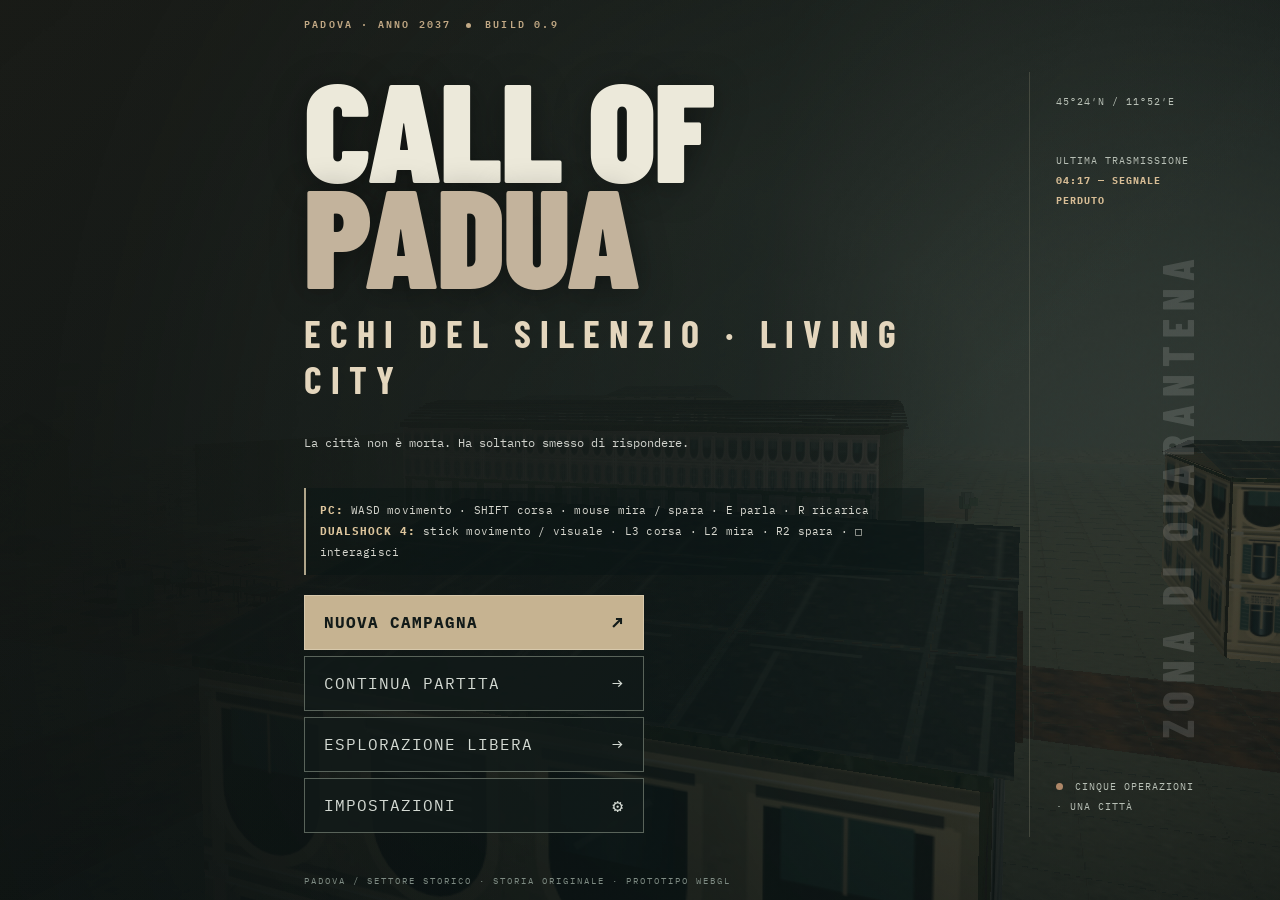
<file: index.html>
<!doctype html>
<html lang="it">
<head>
<meta charset="utf-8"><meta name="viewport" content="width=device-width, initial-scale=1, viewport-fit=cover, user-scalable=no">
<meta name="theme-color" content="#101816"><meta name="description" content="CALL OF PADUA: Echi del Silenzio — avventura FPS open world post-apocalittica nel centro storico di Padova.">
<title>CALL OF PADUA — Echi del Silenzio</title><link rel="stylesheet" href="style.css"><link rel="stylesheet" href="cinematic.css">
</head><body>
<canvas id="world" aria-label="Mondo di gioco tridimensionale"></canvas>
<div id="grain"></div><div id="vignette"></div><div id="hurt"></div>
<div class="overlay" id="mainMenu">
 <div class="menugrad"></div><div class="menuInner"><p class="eyebrow">PADOVA · ANNO 2037 <span class="dot"></span> BUILD 0.9</p>
 <h1>CALL OF<br><span>PADUA</span></h1><div class="subtitle">ECHI DEL SILENZIO · LIVING CITY</div>
 <p class="tagline">La città non è morta. Ha soltanto smesso di rispondere.</p><div class="desktopGuide"><b>PC:</b> WASD movimento · SHIFT corsa · mouse mira / spara · E parla · R ricarica<br><b>DUALSHOCK 4:</b> stick movimento / visuale · L3 corsa · L2 mira · R2 spara · □ interagisci</div>
 <div class="menuActions"><button id="newBtn" class="primary">NUOVA CAMPAGNA <span>↗</span></button><button id="continueBtn">CONTINUA PARTITA <span>→</span></button><button id="exploreBtn">ESPLORAZIONE LIBERA <span>→</span></button><button id="settingsBtn">IMPOSTAZIONI <span>⚙</span></button></div>
 <div class="menuBottom">PADOVA / SETTORE STORICO · STORIA ORIGINALE · PROTOTIPO WEBGL</div></div>
 <aside class="menuAside"><div class="badgeCode">45°24′N / 11°52′E</div><div class="signal">ULTIMA TRASMISSIONE<br><b>04:17 — SEGNALE PERDUTO</b></div><div class="vertical">ZONA DI QUARANTENA</div><div class="indicator"><i></i> CINQUE OPERAZIONI · UNA CITTÀ</div></aside>
</div>
<div class="overlay hidden" id="selectMenu"><div class="panel wide"><button class="back" id="backSelect">← INDIETRO</button><div class="eyebrow">CAPITOLO I · PRIMA DELLA TEMPESTA</div><h2>SCEGLI IL TUO OPERATORE</h2><p class="sub">Quattro sopravvissuti. Quattro classi. Un'unica città. Cinque missioni collegate, equipaggiamenti distinti, alleati e decisioni che cambiano risorse e finale.</p><div class="characters" id="characters">
<button class="character selected" data-char="lea"><div class="characterArt lea"><div class="avatar head"></div><div class="avatar chest"></div><div class="avatar scarf"></div></div><span class="number">01 / RICOGNIZIONE</span><strong>LEA FERRETTI</strong><small>Esploratrice · SMG V9 · corsa più rapida</small><p>Conosce i vicoli meglio delle strade principali.</p></button>
<button class="character" data-char="nico"><div class="characterArt nico"><div class="avatar head"></div><div class="avatar chest"></div><div class="avatar scarf"></div></div><span class="number">02 / RESISTENZA</span><strong>NICO VALENTI</strong><small>Assalto · Carabina M4 · salute rinforzata · tre granate</small><p>Una promessa da mantenere. Un rifugio da difendere.</p></button>
<button class="character" data-char="ada"><div class="characterArt ada"><div class="avatar head"></div><div class="avatar chest"></div><div class="avatar scarf"></div></div><span class="number">03 / MEDICINA</span><strong>ADA MERCURI</strong><small>Medico · Fucile a pompa · sei medicazioni</small><p>Cerca ancora una cura, quando tutti cercano munizioni.</p></button>
<button class="character" data-char="elio"><div class="characterArt elio"><div class="avatar head"></div><div class="avatar chest"></div><div class="avatar scarf"></div></div><span class="number">04 / TIRATORE SCELTO</span><strong>ELIO SARTORI</strong><small>Tiratore · Fucile DMR · precisione superiore</small><p>Osserva prima di sparare. Sa che ogni colpo conta.</p></button>
</div><button id="beginBtn" class="primary big">ENTRA NEL RIFUGIO <span>↗</span></button></div></div>
<div class="overlay hidden" id="introMenu"><div class="cinematic"><span class="eyebrow">PADOVA · 2037 · 187 GIORNI DOPO IL COLLASSO</span><h2 id="introTitle">NESSUNO VIENE A SALVARCI.</h2><p id="introText">Quando la rete è crollata, il centro storico è rimasto isolato. Qualcuno ha acceso una radio vicino al Palazzo della Ragione. Poi solo silenzio.</p><button id="introNext" class="primary">CONTINUA <span>↗</span></button><div class="footnote">PREMI INVIO PER PROSEGUIRE</div></div></div>
<div id="hud" class="hidden">
<header id="top"><div id="chapter"><span class="eyebrow">CALL OF PADUA / SOPRAVVISSUTI</span><b id="zone">RIFUGIO DEL DUOMO</b><small id="missionProgress" class="chapterProgress">MISSIONE 1 / 5</small></div><div id="goal"><span id="chapterLabel" class="eyebrow">MISSIONE 01 / CENERE SOTTO I PORTICI</span><strong id="goalTitle">Parla con Marta</strong><div id="goalSub">Il rifugio ha bisogno di te.</div></div><div id="status"><span id="fps">60 FPS</span><span id="padStatus">TASTIERA / MOUSE</span></div></header>
<div id="compass"><span id="direction">N</span> <i>·</i> <span id="district">PADOVA CENTRO</span> <i>·</i> <span id="distance"></span></div>
<div id="crosshair"><i></i><i></i><i></i><i></i></div><div id="hitmark">×</div><div id="toast"></div>
<div id="interact" class="hidden"><span class="key">E</span><strong id="interactName">PARLA CON MARTA</strong></div>
<div id="conversation" class="hidden"><div class="eyebrow" id="speakerRole">RIFUGIO / COMUNICAZIONI</div><h3 id="speakerName">MARTA</h3><p id="speakerText">La città non è più nostra.</p><span>INVIO / E / QUADRATO — CONTINUA</span></div>
<div id="objectiveIndicator"><div class="diamond">◆</div><strong id="indicatorName">MARTA</strong><small id="indicatorDist">20 M</small></div>
<footer id="bottom"><div class="hudBlock health"><div class="eyebrow">VITALITÀ / <span id="charName">LEA</span></div><div class="value"><b id="healthValue">100</b><span>/ <span id="maxHealth">100</span></span></div><div class="track"><i id="healthTrack"></i></div><div class="supplies">CURE <b id="medCount">2</b> · MATERIALI <b id="scrapCount">0</b><br>GRANATE <b id="grenadeCount">1</b> · FUMOGENE <b id="smokeCount">2</b></div></div><div class="hints" id="controlsHint">WASD MUOVI · SHIFT CORRI · MOUSE DESTRO MIRA · M MAPPA · J DIARIO · E USA · V 3ª PERSONA · G GRANATA · T FUMO</div><div class="hudBlock ammo"><span class="eyebrow" id="gunName">CARABINA</span><div class="value"><b id="ammoValue">24</b><span>/ <span id="reserveValue">90</span></span></div><div class="supplies">R RICARICA (ANIMATA) · H CURA · 1—6 ARMI · Q CAMBIA</div></div></footer>
<div class="areaBanner" id="areaBanner"><small>NUOVA ZONA SCOPERTA</small><strong id="areaName">RIFUGIO DEL DUOMO</strong></div>
</div>
<div class="overlay hidden" id="mapMenu"><div class="panel mapPanel"><button class="back" id="mapClose">← TORNA AL GIOCO</button><div class="eyebrow">CARTOGRAFIA / CENTRO STORICO</div><h2>PADOVA // ZONA ROSSA</h2><div class="mapGrid"><canvas id="mapCanvas" width="650" height="560"></canvas><div class="mapLegend"><h3>AREE ACCESSIBILI</h3><p><b>01</b> Duomo e Ghetto · rifugio</p><p><b>02</b> Piazza dei Signori · recupero</p><p><b>03</b> Piazza delle Erbe · zona contesa</p><p><b>04</b> Piazza della Frutta · pattuglie</p><p><b>05</b> Caffè Pedrocchi · mercato</p><p><b>06</b> Basilica del Santo · ultimo segnale</p><hr><span>◆ OBIETTIVO ATTIVO</span><span>● POSIZIONE GIOCATORE</span><small>Mappa schematica del prototipo, non una cartografia topografica esatta.</small></div></div></div></div>
<div class="overlay hidden" id="journalMenu"><div class="panel wide"><button class="back" id="journalClose">← TORNA AL GIOCO</button><div class="eyebrow">DIARIO DI SOPRAVVIVENZA</div><h2>LA STORIA CONTINUA</h2><div id="journalBody"></div></div></div>
<div class="overlay hidden" id="pauseMenu"><div class="panel narrow"><div class="eyebrow">PARTITA SOSPESA</div><h2>PAUSA</h2><button class="primary" id="resumeBtn">RIPRENDI <span>↗</span></button><button id="pauseMap">APRI MAPPA</button><button id="pauseSave">SALVA PROGRESSO</button><button id="pauseSettings">IMPOSTAZIONI</button><button id="quitBtn">MENU PRINCIPALE</button></div></div>
<div class="overlay hidden" id="settingsMenu"><div class="panel narrow"><button class="back" id="settingsBack">← INDIETRO</button><div class="eyebrow">PERSONALIZZAZIONE</div><h2>IMPOSTAZIONI</h2><label>SENSIBILITÀ MIRA <input type="range" id="sensitivity" min="0.4" max="3.2" step="0.1" value="1.4"></label><label>QUALITÀ / PRESTAZIONI <select id="quality"><option value="medium">BILANCIATA</option><option value="high">ALTA · NITIDA</option><option value="ultra">ULTRA HD · PC POTENTE</option><option value="low">RISPARMIO ENERGETICO</option></select></label><label><input type="checkbox" id="autoAim" checked> MIRA ASSISTITA SU CONTROLLER</label><p class="note">L'illuminazione e i dettagli sono procedurali. Modelli originali procedurali e personaggi articolati; non fotorealistici.</p></div></div>
<div class="overlay hidden" id="missionBrief"><div class="panel chapterPanel">
  <div class="eyebrow" id="briefEyebrow">MISSIONE COMPLETATA</div>
  <h2 id="briefTitle">PADOVA</h2><p id="briefBody"></p>
  <button class="primary" id="briefNext">CONTINUA →</button>
  <div class="footnote">LA CITTÀ CAMBIA IN BASE ALLE TUE SCELTE</div>
</div></div>
<div class="overlay hidden" id="choiceMenu"><div class="panel chapterPanel">
 <div class="eyebrow">SCELTA NARRATIVA / LE CONSEGUENZE RESTANO</div>
 <h2 id="choiceTitle">LA SCELTA</h2><p id="choiceContext"></p>
 <div class="choiceButtons"><button class="primary" id="choiceA">A · SALVA I CIVILI</button><button id="choiceB">B · SALVA LE SCORTE</button></div>
</div></div>
<div class="overlay hidden" id="deathMenu"><div class="panel narrow"><div class="eyebrow">SEGNALI VITALI ASSENTI</div><h2>NON È FINITA.</h2><p>Il rifugio ha recuperato il tuo equipaggiamento. Il progresso della storia è conservato.</p><button id="respawnBtn" class="primary">RITORNA AL RIFUGIO <span>↗</span></button></div></div>
<div id="touch" class="hidden"><div class="joystick" id="moveStick"><span>CAMMINA</span><i></i></div><div class="joystick" id="aimStick"><span>GUARDA</span><i></i></div><div class="touchKeys"><button id="touchFire">FUOCO</button><button id="touchUse">USA</button><button id="touchReload">RIC.</button><button id="touchHeal">CURA</button><button id="touchMap">MAPPA</button><button id="touchRun">CORRI</button><button id="touchWeapon">ARMA</button><button id="touchGrenade">GRAN.</button><button id="touchSmoke">FUMO</button></div><button id="touchPause">Ⅱ</button></div>
<script src="director.js" defer></script><script src="scenery.js" defer></script><script src="landmarks.js" defer></script><script src="vehicles.js" defer></script><script src="living_city.js" defer></script><script src="facade_update.js?v=0.9" defer></script><script src="game.js?v=0.9" defer></script>
</body></html>
</file>
<file: style.css>
@import url('https://fonts.googleapis.com/css2?family=Barlow+Condensed:wght@400;500;600;700;800;900&family=IBM+Plex+Mono:wght@400;500;600;700&display=swap');
:root{--bone:#ece9da;--muted:#a4aaa1;--dust:#c2a985;--olive:#9eb0a0;--black:#0b1211;--glass:rgba(12,18,18,.88)}*{box-sizing:border-box}html,body{width:100%;height:100%;margin:0;overflow:hidden;background:#101917;color:var(--bone);font-family:'IBM Plex Mono',monospace}button,select{font:inherit;cursor:pointer}button:focus-visible{outline:2px solid var(--dust);outline-offset:3px}.hidden{display:none!important}#world{position:fixed;inset:0;display:block;width:100%;height:100%;background:#758080;touch-action:none}#grain,#vignette,#hurt{position:fixed;inset:0;pointer-events:none}#grain{opacity:.12;background-image:url("data:image/svg+xml,%3Csvg viewBox='0 0 200 200' xmlns='http://www.w3.org/2000/svg'%3E%3Cfilter id='n'%3E%3CfeTurbulence type='fractalNoise' baseFrequency='.85' numOctaves='3' stitchTiles='stitch'/%3E%3C/filter%3E%3Crect width='100%25' height='100%25' filter='url(%23n)' opacity='.3'/%3E%3C/svg%3E")}#vignette{background:radial-gradient(ellipse at 50% 49%,transparent 40%,rgba(3,9,9,.65) 100%)}#hurt{opacity:0;background:radial-gradient(ellipse,transparent 23%,rgba(174,23,18,.54));transition:opacity .12s}
.overlay{position:fixed;inset:0;z-index:20;display:flex;align-items:center;justify-content:center;background:linear-gradient(95deg,rgba(8,16,17,.97) 5%,rgba(9,18,18,.83) 58%,rgba(8,15,15,.44));overflow-y:auto}.menugrad{position:absolute;inset:0;background:linear-gradient(135deg,rgba(132,95,56,.13),transparent 65%);pointer-events:none}.menuInner{position:relative;z-index:2;width:min(850px,72vw);padding:35px 5vw 45px}.eyebrow{font-size:10px;color:var(--dust);font-weight:600;letter-spacing:2.2px}.dot{display:inline-block;width:5px;height:5px;border-radius:50%;background:var(--dust);margin:0 6px;vertical-align:middle}.menuInner h1{font:900 clamp(82px,11vw,186px)/.75 'Barlow Condensed','Arial Narrow',Impact,sans-serif;letter-spacing:-2px;margin:42px 0 25px;text-shadow:0 4px 35px #0006}.menuInner h1 span{color:#c3b39c}.subtitle{font:700 clamp(21px,3vw,38px) 'Barlow Condensed','Arial Narrow',Impact,sans-serif;letter-spacing:9px;color:#e4d6bd}.tagline{color:#d2d4ce;font-size:12px;margin:30px 0 34px;max-width:430px;line-height:1.8}.menuActions{width:min(340px,100%);display:grid;gap:6px}.menuActions button,.panel>button:not(.back),.cinematic button{background:rgba(17,26,25,.84);color:#d4dad3;border:1px solid #59635a;text-align:left;padding:15px 19px;letter-spacing:1px;display:flex;justify-content:space-between;align-items:center;transition:.15s}.menuActions button:hover,.panel>button:not(.back):hover{background:#323e39;border-color:var(--dust)}button.primary,.menuActions button.primary,.panel>button.primary,.cinematic button.primary{color:#131b19!important;background:#c6b391!important;border:1px solid #d7c8ab!important;font-weight:700}.primary:hover{filter:brightness(1.1)}.menuActions button span{font-size:18px}.menuBottom{font-size:9px;letter-spacing:2px;color:#7e8b83;margin-top:42px}.menuAside{position:absolute;right:4vw;top:8vh;bottom:7vh;width:200px;border-left:1px solid #77776566;padding:20px 26px;display:flex;flex-direction:column;justify-content:space-between;color:#b8c0b6}.badgeCode,.signal,.indicator{font-size:10px;line-height:2;letter-spacing:1px}.signal b{color:#d7bd95}.vertical{writing-mode:vertical-rl;transform:rotate(180deg);font:800 43px 'Barlow Condensed','Arial Narrow',Impact,sans-serif;color:#ffffff22;letter-spacing:8px;align-self:end}.indicator i{display:inline-block;border-radius:50%;width:7px;height:7px;background:#ae8768;margin-right:5px}
.panel{width:min(920px,93vw);max-height:95vh;overflow-y:auto;background:rgba(13,22,21,.97);border:1px solid #5a6156;box-shadow:0 30px 100px #000a;padding:34px 40px}.panel.wide{width:min(1120px,95vw)}.panel.narrow{width:min(460px,92vw)}.panel h2,.cinematic h2{font:800 clamp(42px,5vw,70px)/.94 'Barlow Condensed','Arial Narrow',Impact,sans-serif;letter-spacing:2px;margin:14px 0 20px}.panel .sub,.panel p{color:#b3bdb6;line-height:1.7;font-size:12px}.back{display:block;border:0;background:transparent;color:#b9bead;text-align:left;font-size:10px;letter-spacing:2px;padding:0 0 22px}.characters{display:grid;grid-template-columns:repeat(3,minmax(0,1fr));gap:14px;margin:26px 0}.character{background:#131f1e;border:1px solid #465048;text-align:left;color:#eee8d9;padding:0 0 19px;overflow:hidden;transition:.2s}.character:hover,.character.selected{border-color:#c2ad8d;box-shadow:inset 0 0 0 1px #c2ad8d}.characterArt{height:230px;position:relative;overflow:hidden;background:radial-gradient(ellipse at 55% 32%,#7f8175,#283b3a 50%,#131d20)}.characterArt:after{content:'';position:absolute;inset:0;background:linear-gradient(transparent 50%,#12201f)}.characterArt.nico{background:radial-gradient(ellipse at 53% 32%,#8c8472,#333e3c 50%,#111d1c)}.characterArt.ada{background:radial-gradient(ellipse at 55% 35%,#797c6f,#31443d 50%,#141b1b)}.avatar.head{position:absolute;top:49px;left:calc(50% - 27px);height:74px;width:54px;border-radius:40% 40% 43% 43%;background:linear-gradient(90deg,#58483b,#c39b76 48%,#796047);box-shadow:0 -14px 0 5px #262723}.nico .head{box-shadow:0 -15px 0 6px #33302b}.ada .head{box-shadow:0 -14px 0 6px #25231f}.avatar.chest{position:absolute;top:127px;left:calc(50% - 80px);width:160px;height:220px;border-radius:48% 48% 0 0;background:linear-gradient(85deg,#3b4741,#677369 50%,#28352f)}.nico .chest{background:linear-gradient(80deg,#413f34,#65634a,#30372f)}.ada .chest{background:linear-gradient(85deg,#273e3c,#5d7468,#1f3635)}.avatar.scarf{position:absolute;top:118px;left:calc(50% - 36px);width:75px;height:44px;border-radius:40% 40% 60% 60%;background:#716358;transform:rotate(-6deg)}.character .number,.character strong,.character small,.character p{display:block;margin:12px 17px 0}.character .number{color:var(--dust);font-size:9px;letter-spacing:1px}.character strong{font:700 30px 'Barlow Condensed','Arial Narrow',Impact,sans-serif;letter-spacing:.8px}.character small{font-size:10px;color:#becabf;line-height:1.6}.character p{font-size:11px;opacity:.76;line-height:1.5;margin-top:12px}.big{width:330px;max-width:100%}.cinematic{width:min(710px,88vw)}.cinematic h2{font-size:clamp(48px,7vw,92px);margin:22px 0}.cinematic p{font-size:16px;line-height:2;max-width:620px;color:#cbd1c6}.cinematic button{margin-top:40px;width:300px}.footnote{font-size:10px;letter-spacing:2px;color:#8c998f;margin-top:20px}
#top{pointer-events:none;position:fixed;inset:24px 24px auto;z-index:4;display:flex;align-items:flex-start;justify-content:space-between}#chapter,#goal,#status{background:#0c1819a8;padding:12px 16px;border-left:2px solid #a8a28d}#chapter b{display:block;font:700 22px 'Barlow Condensed','Arial Narrow',Impact,sans-serif;letter-spacing:1px;margin-top:5px}#goal{position:absolute;left:50%;transform:translateX(-50%);width:min(360px,36vw)}#goal strong{font:700 24px 'Barlow Condensed','Arial Narrow',Impact,sans-serif;display:block;margin:5px 0}#goalSub{color:#bbc4ba;font-size:10px}#status{display:flex;gap:13px;color:#b6c5bb;font-size:10px}#compass{position:fixed;top:119px;left:50%;transform:translateX(-50%);z-index:3;background:#101e1e99;padding:8px 17px;font-size:10px;letter-spacing:2px}#compass i{color:#b7a286;font-style:normal;margin:0 10px}#crosshair{position:fixed;z-index:3;top:50%;left:50%;height:28px;width:28px;transform:translate(-50%,-50%);pointer-events:none}#crosshair i{position:absolute;background:#f4e8d5;box-shadow:0 0 2px #000}#crosshair i:nth-child(1){width:2px;height:7px;top:0;left:13px}#crosshair i:nth-child(2){width:2px;height:7px;bottom:0;left:13px}#crosshair i:nth-child(3){height:2px;width:7px;left:0;top:13px}#crosshair i:nth-child(4){height:2px;width:7px;right:0;top:13px}#hitmark{position:fixed;left:50%;top:50%;z-index:4;color:#e0c29b;font-size:38px;transform:translate(-50%,-50%);opacity:0;pointer-events:none}#toast{position:fixed;z-index:5;top:24%;left:50%;transform:translateX(-50%);font:700 27px 'Barlow Condensed','Arial Narrow',Impact,sans-serif;letter-spacing:1px;text-shadow:0 2px 5px #000;text-align:center;opacity:0;transition:opacity .2s;pointer-events:none}#interact{position:fixed;z-index:6;left:50%;bottom:29%;transform:translateX(-50%);background:#0d1e1be8;padding:12px 18px;border:1px solid #a5a18b;display:flex;align-items:center;gap:12px;font-size:11px;letter-spacing:1px}.key{background:#c4b093;color:#15221b;padding:5px 8px;font-weight:700}#conversation{position:fixed;z-index:7;bottom:135px;left:50%;transform:translateX(-50%);width:min(650px,89vw);padding:22px 30px;background:#0b1719f2;border-left:3px solid #bdac8d;box-shadow:0 18px 55px #0008}#conversation h3{font:700 30px 'Barlow Condensed','Arial Narrow',Impact,sans-serif;margin:6px 0}#conversation p{font-size:15px;line-height:1.6;margin:7px 0 19px}#conversation>span{font-size:10px;color:#b2bfaf;letter-spacing:1px}#objectiveIndicator{position:fixed;top:39%;left:50%;transform:translateX(-50%);z-index:3;pointer-events:none;text-align:center;display:none;text-shadow:0 2px 4px #000}#objectiveIndicator .diamond{font-size:26px;color:#e5b97e}#objectiveIndicator strong,#objectiveIndicator small{display:block;letter-spacing:2px;font-size:9px}
#bottom{position:fixed;z-index:3;left:25px;right:25px;bottom:22px;display:flex;align-items:flex-end;justify-content:space-between;gap:25px;pointer-events:none}.hudBlock{background:#0c1819c9;min-width:190px;padding:13px 15px;border-top:2px solid #b5aa8f}.value{display:flex;align-items:baseline;gap:5px}.value b{font:800 54px/1 'Barlow Condensed','Arial Narrow',Impact,sans-serif}.value span{color:#b0b9b0;font-size:13px}.track{width:100%;height:5px;background:#354039;margin:9px 0}.track i{display:block;height:100%;background:#b7c4ad;width:100%;transition:width .25s}.supplies{font-size:10px;color:#c3c9be;margin-top:10px;white-space:nowrap}.supplies b{color:#e2d6bd}.supplies span{opacity:.5;margin:0 4px}.hints{color:#d4d7cb;font-size:10px;text-shadow:0 1px 3px #000;letter-spacing:.7px;text-align:center;margin-bottom:7px}.ammo{text-align:right}#areaBanner{position:fixed;z-index:6;left:50%;top:33%;transform:translateX(-50%);opacity:0;text-align:center;text-shadow:0 2px 4px #000;transition:opacity .4s;pointer-events:none}#areaBanner small{color:#d5bd93;display:block;font-size:11px;letter-spacing:3px}#areaBanner strong{font:800 39px 'Barlow Condensed','Arial Narrow',Impact,sans-serif;letter-spacing:4px}
.mapPanel{width:min(1150px,97vw)}.mapGrid{display:grid;grid-template-columns:minmax(0,1.9fr) minmax(210px,.8fr);gap:23px}.mapGrid canvas{width:100%;max-height:58vh;object-fit:contain;background:#182423;border:1px solid #465548}.mapLegend{font-size:11px;color:#bfc7bc}.mapLegend h3{font:700 29px 'Barlow Condensed','Arial Narrow',Impact,sans-serif;margin-top:0}.mapLegend b{color:#d8bb8c;margin-right:10px}.mapLegend span{display:block;color:#dcc295;font-size:10px;margin-top:12px}.mapLegend small{display:block;margin-top:30px;opacity:.65;line-height:1.7}.mapLegend hr{border:0;border-top:1px solid #67726555;margin:20px 0}#journalBody{display:grid;gap:10px;margin-top:25px;max-height:60vh;overflow:auto}.journalItem{background:#202b27;padding:19px 22px;border-left:3px solid #8d977d}.journalItem.complete{opacity:.52}.journalItem h3{font:700 27px 'Barlow Condensed','Arial Narrow',Impact,sans-serif;margin:0}.journalItem p{margin-bottom:0}.panel.narrow>button:not(.back){width:100%;margin:9px 0}.panel label{display:block;color:#c9d1c6;font-size:12px;letter-spacing:1px;margin:25px 0}.panel input[type=range],.panel select{display:block;width:100%;margin-top:15px}.panel select{background:#25332d;color:#f3e8d8;border:1px solid #667164;padding:10px}.panel input[type=checkbox]{width:auto;margin-right:9px}.note{font-size:11px!important}
#touch{position:fixed;z-index:8;inset:0;pointer-events:none;touch-action:none}#touch button,#touch .joystick{pointer-events:auto;touch-action:none}.joystick{position:absolute;bottom:115px;left:25px;width:123px;height:123px;border:2px solid #b9c3b073;background:#14232170;border-radius:50%;display:grid;place-items:center;color:#fff8;font-size:10px}.joystick i{position:absolute;left:42px;top:42px;width:38px;height:38px;border-radius:50%;background:#d4c7aa77;pointer-events:none}.joystick#aimStick{left:auto;right:32px;bottom:125px}.touchKeys{position:absolute;right:18px;bottom:21px;display:flex;gap:5px}.touchKeys button,#touchPause{background:#102321cf;border:1px solid #c4c6af99;color:#f3e9d7;padding:10px 8px;font-size:10px}#touchFire{background:#7c443add!important}#touchPause{position:absolute;right:15px;top:20px;font-size:18px;padding:7px 12px}
@media(max-width:800px){.menuAside{display:none}.menuInner{width:100%;padding:24px}.menuInner h1{font-size:clamp(75px,19vw,130px);margin:30px 0 15px}.subtitle{font-size:25px;letter-spacing:5px}.tagline{max-width:330px}.menuBottom{line-height:1.7}.panel{padding:22px}.panel h2{font-size:44px}.characters{grid-template-columns:repeat(3,minmax(0,1fr));gap:6px}.characterArt{height:135px}.avatar.head{transform:scale(.73);transform-origin:center top}.avatar.chest{top:103px;transform:scale(.7);transform-origin:top center}.avatar.scarf{display:none}.character .number,.character strong,.character small,.character p{margin:8px 9px 0}.character .number{font-size:8px}.character strong{font-size:22px}.character small{font-size:8px}.character p{display:none}#top{inset:13px 10px auto}#chapter,#status{display:none}#goal{width:58vw;padding:9px 12px;position:relative;left:auto;transform:none}#goal strong{font-size:20px}#compass{top:93px;white-space:nowrap;font-size:9px}#bottom{left:9px;right:9px;bottom:12px}.hudBlock{min-width:125px;padding:9px}.value b{font-size:39px}.hints{display:none}.supplies{font-size:8px}.eyebrow{font-size:8px}.mapGrid{grid-template-columns:1fr}.mapLegend{display:none}#conversation{bottom:165px;padding:13px 17px}#conversation p{font-size:12px}#interact{bottom:33%;padding:8px;font-size:9px}#areaBanner strong{font-size:34px}.joystick{width:90px;height:90px;bottom:95px;left:14px}.joystick i{width:28px;height:28px;left:30px;top:30px}.joystick#aimStick{right:16px;bottom:145px}.touchKeys{bottom:8px;right:8px;max-width:65%;flex-wrap:wrap;justify-content:flex-end}.touchKeys button{padding:9px 7px;font-size:9px}#touchPause{top:14px}}
@media(max-width:470px){.characters{grid-template-columns:1fr;max-height:44vh;overflow-y:auto}.character{display:grid;grid-template-columns:90px 1fr;column-gap:10px;align-items:center}.characterArt{grid-row:1/5;height:110px}.character .number,.character strong,.character small{margin:0 5px}.character strong{font-size:25px}.character p{display:none}.panel.wide{padding:17px}.panel h2{font-size:39px}.panel .sub{display:none}.menuActions button{padding:12px}.menuInner h1{font-size:17vw}.menuInner{padding:18px}}

/* Campaign 0.4: precise, accessible UI at multiple resolutions */
#missionProgress{display:block;font-size:10px;letter-spacing:1.7px;color:#caa77d;margin-top:8px}
.chapterPanel{max-width:600px;padding:42px!important;background:linear-gradient(135deg,rgba(19,34,33,.98),rgba(9,17,19,.98));border:1px solid #7c82704d}
.chapterPanel h2{font-family:Impact,'Arial Narrow',sans-serif;letter-spacing:2px;font-size:clamp(36px,5vw,66px);line-height:1;margin:18px 0}
.chapterPanel p{line-height:1.85;color:#d4d8d0;max-width:48ch}
.choiceButtons{display:grid;gap:12px;margin-top:28px}.choiceButtons button{width:100%;min-height:57px;text-align:left;padding:14px 20px;border:1px solid #657467;background:#152321;color:#e7e1d4;letter-spacing:.07em}
.choiceButtons button.primary{background:#dcb98a;color:#17201c;border:none}
.character[data-char=elio] .characterArt{background:linear-gradient(165deg,#4c5552,#202b2b)}
.character[data-char=elio] .avatar.chest{background:#777c74}
.character[data-char=elio] .avatar.scarf{background:#282b2a}
#mainMenu .menuInner{max-width:800px}
#selectMenu .panel.wide{max-width:1120px;width:min(95vw,1120px)}
#selectMenu .characters{grid-template-columns:repeat(4,minmax(0,1fr));gap:12px}
.character{min-width:0}.character strong{letter-spacing:.035em}
#goal{max-width:370px}
#touch{user-select:none;-webkit-user-select:none}
@media(max-width:850px){#selectMenu .characters{grid-template-columns:repeat(2,minmax(0,1fr));gap:8px}#selectMenu .panel.wide{max-height:95dvh;overflow-y:auto}.character{padding:10px!important}.characterArt{height:84px!important}.chapterPanel{width:95vw;padding:24px!important}.hints{display:none}}
@media(max-width:520px){#selectMenu .character p{display:none}#selectMenu .character small{font-size:10px}#selectMenu .character strong{font-size:14px}#selectMenu .characterArt{height:56px!important}#selectMenu .panel.wide{padding:18px!important}#top{font-size:11px}#goal{max-width:45vw}#bottom{gap:4px}.hudBlock.ammo{max-width:110px}.chapterPanel h2{font-size:37px}}

/* 0.6: real-time hit / reticle feedback. Animation reset is deliberate for automatic fire. */
@keyframes copShot{0%{transform:translate(-50%,-50%) scale(1.6);opacity:.55}100%{transform:translate(-50%,-50%) scale(1);opacity:1}}
@keyframes copHit{0%{opacity:1;transform:translate(-50%,-50%) scale(1.4)}100%{opacity:0;transform:translate(-50%,-50%) scale(1)}}
#crosshair.shotPulse{animation:copShot .18s ease-out both}
#hitmark.hitPulse{animation:copHit .4s ease-out both}

/* Living City 0.8 — compact menu controller guide. */
.desktopGuide {max-width:620px;margin:14px 0 20px;padding:12px 14px;color:#d7d7cf;background:rgba(8,19,20,.42);border-left:2px solid #b0a58a;font-size:11px;line-height:1.9;letter-spacing:.2px;}
.desktopGuide b {color:#dec69d;letter-spacing:1px;}
@media(max-width:730px){.desktopGuide{display:none}}
</file>
<file: cinematic.css>
/* Narrative layers: translucent, readable, mobile-compatible, no extra rendering pass. */
#storyCaption{position:fixed;z-index:6;left:50%;bottom:18.5%;transform:translate(-50%,12px);width:min(680px,87vw);text-align:center;pointer-events:none;opacity:0;transition:opacity .35s,transform .35s;text-shadow:0 2px 8px #000,0 2px 20px #000;}
#storyCaption.visible{opacity:1;transform:translate(-50%,0)}
#storyCaption small{display:block;color:#d6b98c;font-weight:800;font-size:11px;letter-spacing:.23em;margin-bottom:8px}
#storyCaption p{margin:0;font-family:Georgia,serif;font-size:clamp(16px,1.55vw,23px);line-height:1.45;color:#faf1df}
#storyEnvironment{position:fixed;z-index:5;left:25px;top:17%;width:min(320px,38vw);pointer-events:none;opacity:0;transform:translateY(9px);}
#storyEnvironment.reveal{animation:envReveal 5.7s ease both}
#storyLocation{font:800 23px 'Barlow Condensed',Arial,sans-serif;letter-spacing:.09em;color:#d2b78b}
#storyLocationInfo{font:12px/1.7 Georgia,serif;color:#ede3d1;margin-top:7px;text-shadow:0 2px 7px #000}
@keyframes envReveal{0%{opacity:0;transform:translateY(12px)}12%{opacity:1;transform:none}75%{opacity:1}100%{opacity:0}}
#chapterDetail{border-block:1px solid #8d9a8460;padding:18px 0;margin:14px 0 20px;color:#e3e3d5}
#chapterDetail .fieldLine{font:700 10px 'IBM Plex Mono',monospace;color:#c9a87b;letter-spacing:.14em;margin:7px 0}
#chapterDetail>p{font:15px/1.6 Georgia,serif;margin:8px 0 16px;color:#e6e6db}
#chapterDetail blockquote{border-left:2px solid #cdb082;margin:12px 0 22px;padding:7px 0 7px 18px;font:italic 16px/1.55 Georgia,serif;color:#f2e5d1}
#chapterDetail strong{font:700 22px 'Barlow Condensed',Arial,sans-serif;letter-spacing:.07em;color:#f5e8ce}
#missionBrief .chapterPanel{width:min(690px,92vw);max-height:94dvh;overflow-y:auto}
#missionBrief .chapterPanel>p#briefBody{font:11px/1.5 ui-monospace,monospace;letter-spacing:.1em;color:#a5b7b4}
.cinematicConversation{background:linear-gradient(110deg,rgba(12,20,19,.96),rgba(12,26,26,.87))!important;box-shadow:0 12px 50px #000c!important;}
.cop-quiet #crosshair{opacity:.48;transition:opacity .2s}
@media(max-width:800px){#storyCaption{bottom:36%;width:92vw}#storyCaption small{font-size:9px}#storyCaption p{font-size:15px}#storyEnvironment{top:13%;left:15px;width:51vw}#storyLocation{font-size:16px}#storyLocationInfo{font-size:10px}#chapterDetail>p{font-size:13px}#chapterDetail blockquote{font-size:14px}#missionBrief .chapterPanel{max-height:90dvh}}
</file>
